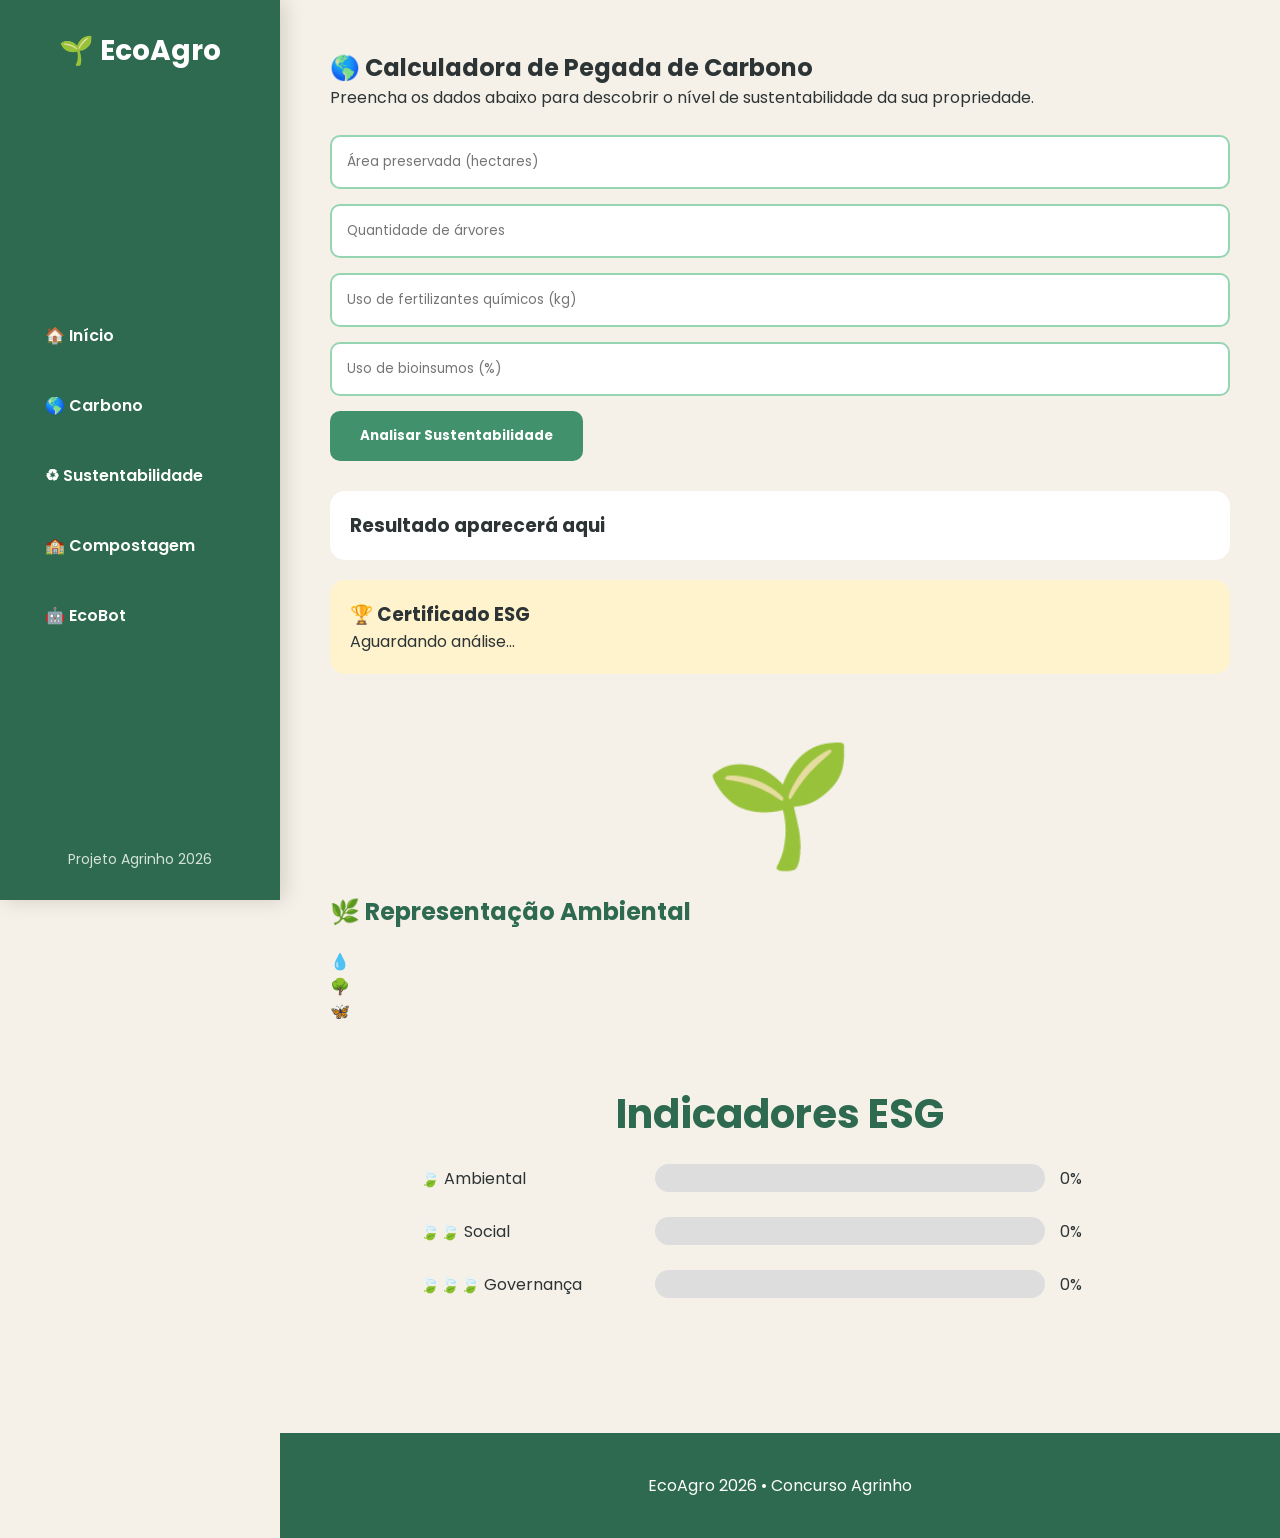
<file: carbono.html>
<!DOCTYPE html>

<html lang="pt-BR">

<head>

<meta charset="UTF-8">

<meta name="viewport"
content="width=device-width, initial-scale=1.0">

<title>

Calculadora de Carbono
EcoAgro 2026

</title>

<link rel="stylesheet"
href="css/style.css">

<link
href="https://fonts.googleapis.com/css2?family=Poppins:wght@300;400;600;700&display=swap"
rel="stylesheet">

</head>

<body>

<!-- MENU LATERAL -->

<aside class="sidebar">

<h2>

🌱 EcoAgro

</h2>

<nav>

<a href="index.html">

🏠 Início

</a>

<a href="carbono.html">

🌎 Carbono

</a>

<a href="praticas.html">

♻ Sustentabilidade

</a>

<a href="compostagem.html">

🏫 Compostagem

</a>

<a href="ecobot.html">

🤖 EcoBot

</a>

</nav>

<div class="versao">

Projeto Agrinho 2026

</div>

</aside>

<!-- CONTEÚDO -->

<main class="conteudo">

<section class="container">

<h1>

🌎 Calculadora de Pegada de Carbono

</h1>

<p>

Preencha os dados abaixo para descobrir
o nível de sustentabilidade da sua propriedade.

</p>

<br>

<input
type="number"
id="area"
placeholder="Área preservada (hectares)"
>

<input
type="number"
id="arvores"
placeholder="Quantidade de árvores"
>

<input
type="number"
id="fertilizante"
placeholder="Uso de fertilizantes químicos (kg)"
>

<input
type="number"
id="bio"
placeholder="Uso de bioinsumos (%)"
>

<button onclick="calcularCarbono()">

Analisar Sustentabilidade

</button>

<!-- RESULTADO -->

<div id="resultado">

<h3>

Resultado aparecerá aqui

</h3>

</div>

<!-- CERTIFICADO -->

<div id="certificado">

<h3>

🏆 Certificado ESG

</h3>

<p>

Aguardando análise...

</p>

</div>

<!-- ÁRVORE ESG -->

<div class="container-arvore">

<div id="arvore3d">

🌱

</div>

</div>

<!-- REPRESENTAÇÃO DA PROPRIEDADE -->

<section class="fazenda">

<h2>

🌿 Representação Ambiental

</h2>

<div class="terreno">

<div id="lago">

💧

</div>

<div id="floresta">

🌳

</div>

<div id="biodiversidade">

🦋

</div>

</div>

</section>

<!-- ESG -->

<section class="esgHome">

<h2>

Indicadores ESG

</h2>

<div class="esgLinha">

<span>

🍃 Ambiental

</span>

<div class="barra">

<div
id="ambiental"
class="preenchimento">

</div>

</div>

<span id="txtAmbiental">

0%

</span>

</div>

<div class="esgLinha">

<span>

🍃🍃 Social

</span>

<div class="barra">

<div
id="social"
class="preenchimento">

</div>

</div>

<span id="txtSocial">

0%

</span>

</div>

<div class="esgLinha">

<span>

🍃🍃🍃 Governança

</span>

<div class="barra">

<div
id="governanca"
class="preenchimento">

</div>

</div>

<span id="txtGovernanca">

0%

</span>

</div>

</section>

</section>

<footer>

EcoAgro 2026
• Concurso Agrinho

</footer>

</main>

<script src="js/carbono.js"></script>

</body>

</html>
</file>
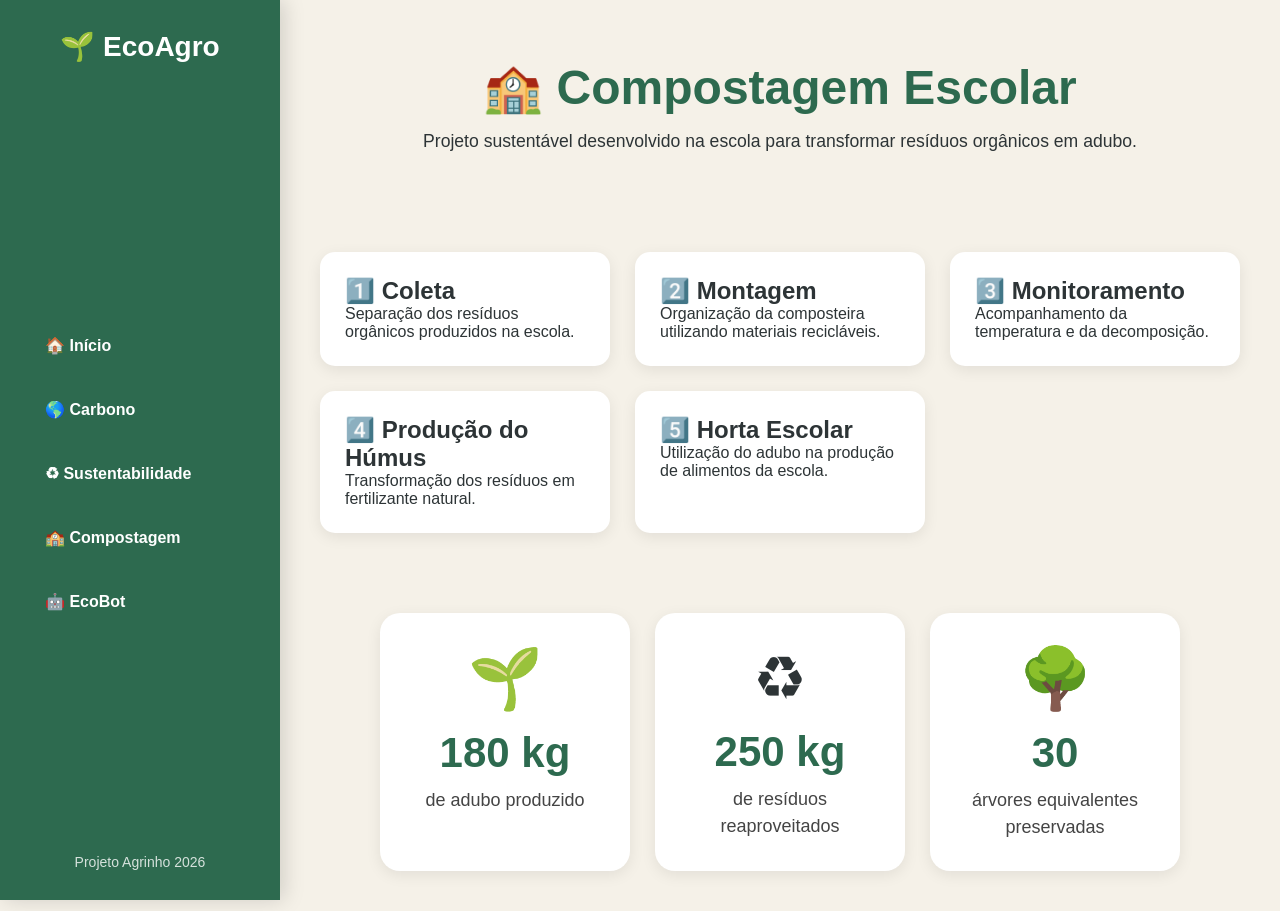
<file: compostagem.html>
<!DOCTYPE html>
<html lang="pt-BR">

<head>

<meta charset="UTF-8">
<meta name="viewport" content="width=device-width, initial-scale=1.0">

<title>Compostagem Escolar</title>

<link rel="stylesheet" href="css/style.css">

</head>

<body>

<aside class="sidebar">

<h2>🌱 EcoAgro</h2>

<nav>

<a href="index.html">🏠 Início</a>

<a href="carbono.html">🌎 Carbono</a>

<a href="praticas.html">♻ Sustentabilidade</a>

<a href="compostagem.html">🏫 Compostagem</a>

<a href="ecobot.html">🤖 EcoBot</a>

</nav>

<div class="versao">
Projeto Agrinho 2026
</div>

</aside>

<main class="conteudo">

<section class="tituloPagina">

<h1>🏫 Compostagem Escolar</h1>

<p>
Projeto sustentável desenvolvido na escola para transformar resíduos orgânicos em adubo.
</p>

</section>

<section class="cardsCompostagem">

<div class="etapaCard">

<h2>1️⃣ Coleta</h2>

<p>
Separação dos resíduos orgânicos produzidos na escola.
</p>

</div>

<div class="etapaCard">

<h2>2️⃣ Montagem</h2>

<p>
Organização da composteira utilizando materiais recicláveis.
</p>

</div>

<div class="etapaCard">

<h2>3️⃣ Monitoramento</h2>

<p>
Acompanhamento da temperatura e da decomposição.
</p>

</div>

<div class="etapaCard">

<h2>4️⃣ Produção do Húmus</h2>

<p>
Transformação dos resíduos em fertilizante natural.
</p>

</div>

<div class="etapaCard">

<h2>5️⃣ Horta Escolar</h2>

<p>
Utilização do adubo na produção de alimentos da escola.
</p>

</div>

</section>

<section class="impactos">

<div class="impactoCard">

<div class="impactoIcone">
🌱
</div>

<h3>180 kg</h3>

<p>de adubo produzido</p>

</div>

<div class="impactoCard">
<div class="impactoIcone">
♻
</div>
<h3>250 kg</h3>

<p>de resíduos reaproveitados</p>

</div>

<div class="impactoCard">
<div class="impactoIcone">
🌳
</div>
<h3>30</h3>

<p>árvores equivalentes preservadas</p>

</div>

</section>

</main>

</body>
</html>
</file>
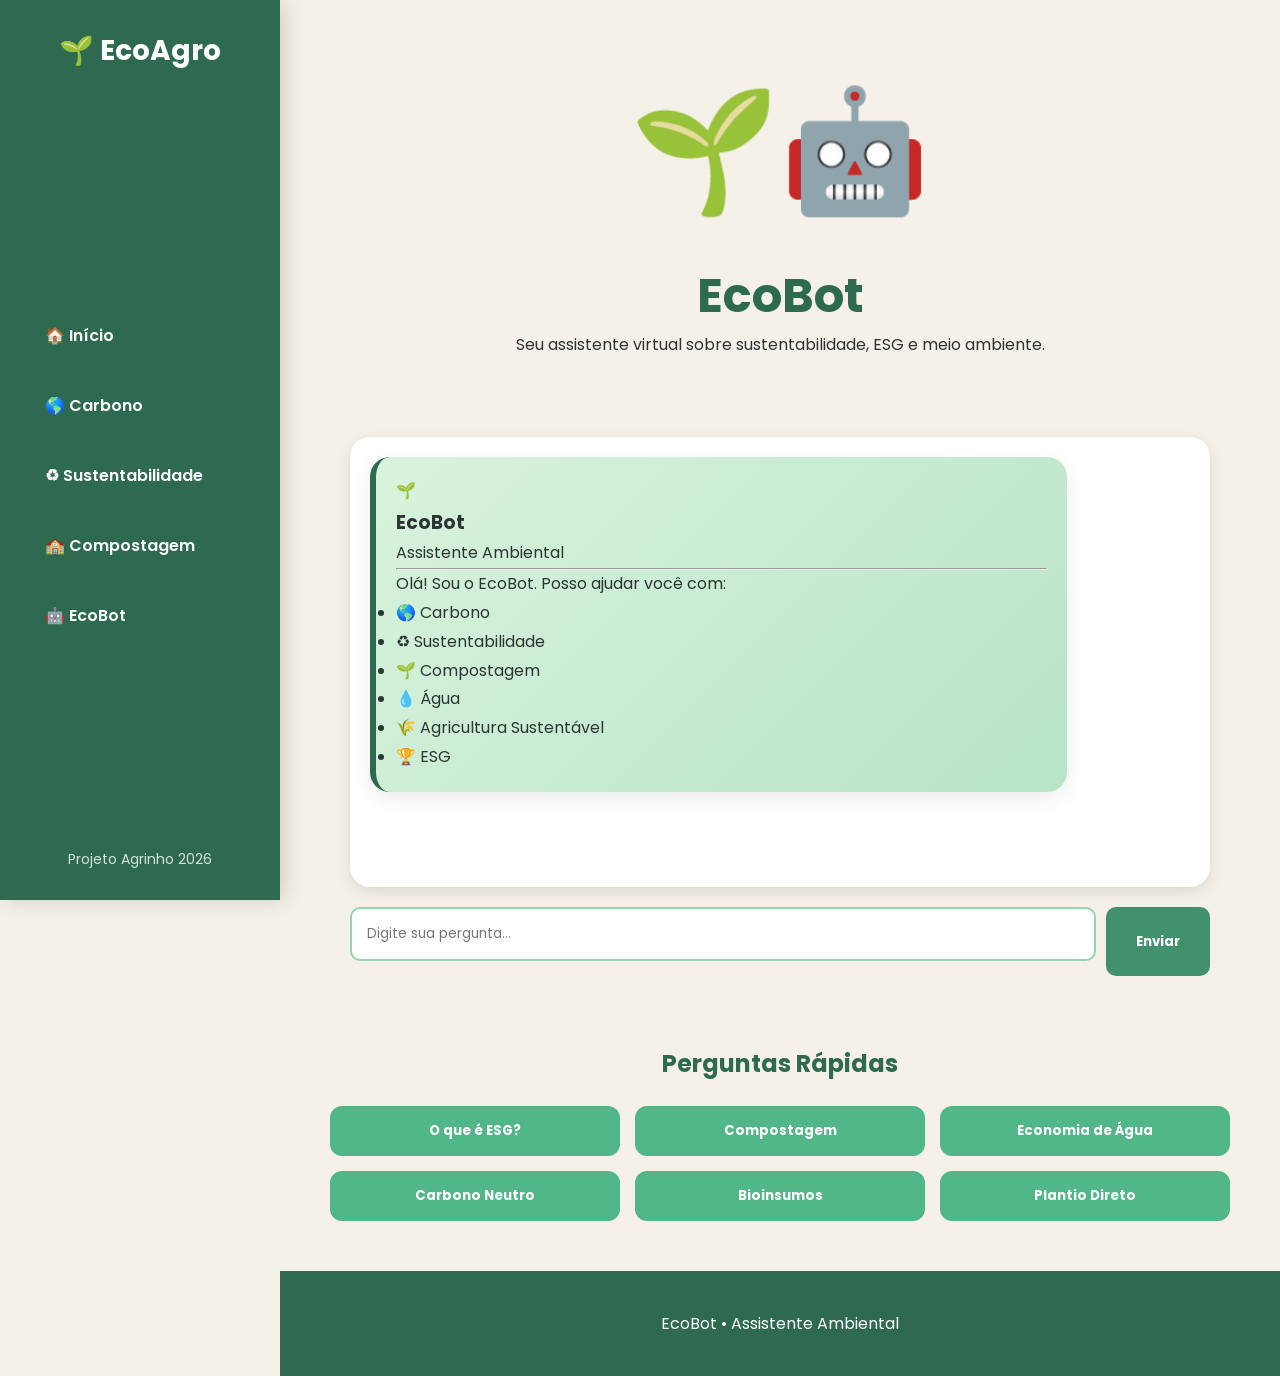
<file: ecobot.html>
<!DOCTYPE html>
<html lang="pt-BR">

<head>

<meta charset="UTF-8">

<meta name="viewport" content="width=device-width, initial-scale=1.0">

<title>EcoBot - Assistente Ambiental</title>

<link rel="stylesheet" href="css/style.css">

<link href="https://fonts.googleapis.com/css2?family=Poppins:wght@300;400;600;700&display=swap" rel="stylesheet">

</head>

<body>

<!-- MENU LATERAL -->

<aside class="sidebar">

<h2>🌱 EcoAgro</h2>

<nav>

<a href="index.html">🏠 Início</a>

<a href="carbono.html">🌎 Carbono</a>

<a href="praticas.html">♻ Sustentabilidade</a>

<a href="compostagem.html">🏫 Compostagem</a>

<a href="ecobot.html">🤖 EcoBot</a>

</nav>

<div class="versao">

Projeto Agrinho 2026

</div>

</aside>

<!-- CONTEÚDO -->

<main class="conteudo">

<section class="ecoBotArea">

<div class="mascote">

🌱🤖

</div>

<h1>EcoBot</h1>

<p>

Seu assistente virtual sobre sustentabilidade,
ESG e meio ambiente.

</p>

</section>

<section class="chat-container">

<div id="chatbox">

<div class="bot-msg">

<div class="cabecalhoBot">

<div class="avatarBot">

🌱

</div>

<div>

<h3>EcoBot</h3>

<span>Assistente Ambiental</span>

</div>

</div>

<hr>

<p>

Olá! Sou o EcoBot.

Posso ajudar você com:

</p>

<ul class="listaBot">

<li>🌎 Carbono</li>

<li>♻ Sustentabilidade</li>

<li>🌱 Compostagem</li>

<li>💧 Água</li>

<li>🌾 Agricultura Sustentável</li>

<li>🏆 ESG</li>

</ul>

</div>

</div>

<div class="entrada-chat">

<input
type="text"
id="pergunta"
placeholder="Digite sua pergunta..."
>

<button onclick="responder()">

Enviar

</button>

</div>

</section>

<section class="atalhos">

<h2>Perguntas Rápidas</h2>

<div class="atalhos-grid">

<button onclick="perguntaRapida('O que é ESG?')">

O que é ESG?

</button>

<button onclick="perguntaRapida('Como funciona a compostagem?')">

Compostagem

</button>

<button onclick="perguntaRapida('Como economizar água?')">

Economia de Água

</button>

<button onclick="perguntaRapida('O que é carbono neutro?')">

Carbono Neutro

</button>

<button onclick="perguntaRapida('O que são bioinsumos?')">

Bioinsumos

</button>

<button onclick="perguntaRapida('O que é plantio direto?')">

Plantio Direto

</button>

</div>

</section>

<footer>

EcoBot • Assistente Ambiental

</footer>

</main>

<script src="js/ecobot.js"></script>

</body>

</html>
</file>
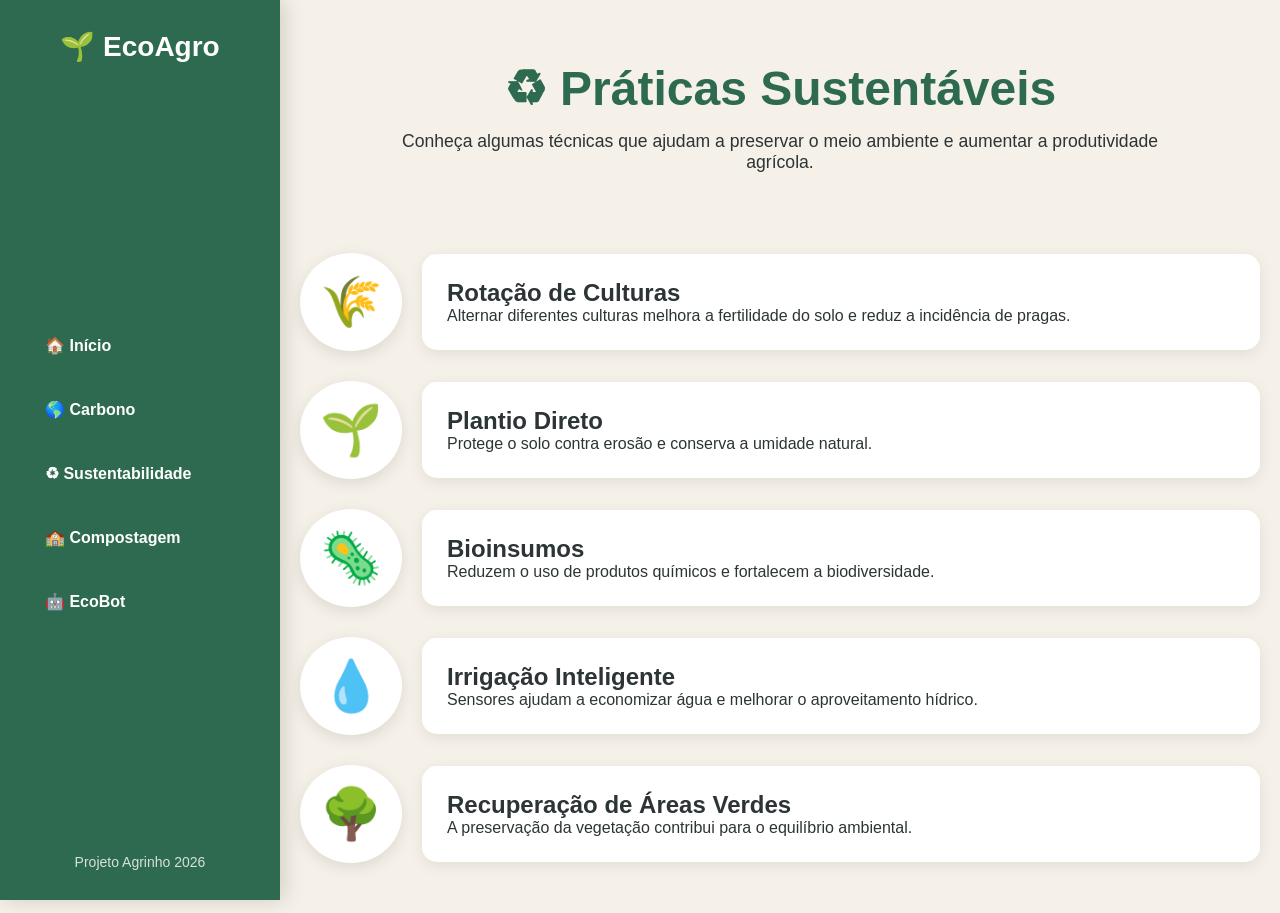
<file: praticas.html>
<!DOCTYPE html>
<html lang="pt-BR">

<head>

<meta charset="UTF-8">
<meta name="viewport" content="width=device-width, initial-scale=1.0">

<title>Práticas Sustentáveis</title>

<link rel="stylesheet" href="css/style.css">

</head>

<body>

<aside class="sidebar">

<h2>🌱 EcoAgro</h2>

<nav>

<a href="index.html">🏠 Início</a>

<a href="carbono.html">🌎 Carbono</a>

<a href="praticas.html">♻ Sustentabilidade</a>

<a href="compostagem.html">🏫 Compostagem</a>

<a href="ecobot.html">🤖 EcoBot</a>

</nav>

<div class="versao">
Projeto Agrinho 2026
</div>

</aside>

<main class="conteudo">

<section class="tituloPagina">

<h1>♻ Práticas Sustentáveis</h1>

<p>
Conheça algumas técnicas que ajudam a preservar o meio ambiente e aumentar a produtividade agrícola.
</p>

</section>

<section class="timeline">

<div class="timeline-item">

<div class="timeline-icon">
🌾
</div>

<div class="timeline-content">

<h2>Rotação de Culturas</h2>

<p>
Alternar diferentes culturas melhora a fertilidade do solo e reduz a incidência de pragas.
</p>

</div>

</div>

<div class="timeline-item">

<div class="timeline-icon">
🌱
</div>

<div class="timeline-content">

<h2>Plantio Direto</h2>

<p>
Protege o solo contra erosão e conserva a umidade natural.
</p>

</div>

</div>

<div class="timeline-item">

<div class="timeline-icon">
🦠
</div>

<div class="timeline-content">

<h2>Bioinsumos</h2>

<p>
Reduzem o uso de produtos químicos e fortalecem a biodiversidade.
</p>

</div>

</div>

<div class="timeline-item">

<div class="timeline-icon">
💧
</div>

<div class="timeline-content">

<h2>Irrigação Inteligente</h2>

<p>
Sensores ajudam a economizar água e melhorar o aproveitamento hídrico.
</p>

</div>

</div>

<div class="timeline-item">

<div class="timeline-icon">
🌳
</div>

<div class="timeline-content">

<h2>Recuperação de Áreas Verdes</h2>

<p>
A preservação da vegetação contribui para o equilíbrio ambiental.
</p>

</div>

</div>

</section>

</main>

</body>
</html>
</file>
<file: css/style.css>
/* =========================
   CONFIGURAÇÕES GERAIS
========================= */

*{
margin:0;
padding:0;
box-sizing:border-box;
font-family:'Poppins',sans-serif;
}

html{
scroll-behavior:smooth;
}

body{

background:#F5F1E8;

color:#2D3436;

overflow-x:hidden;

display:flex;

min-height:100vh;
}

/* =========================
   FOLHAS ANIMADAS
========================= */

.folhas{

position:fixed;

width:100%;

height:100%;

pointer-events:none;

z-index:1;
}

.folhas span{

position:absolute;

font-size:30px;

animation:folhaCaindo linear infinite;
}

.folhas span:nth-child(1){

left:5%;

animation-duration:12s;
}

.folhas span:nth-child(2){

left:25%;

animation-duration:15s;
}

.folhas span:nth-child(3){

left:50%;

animation-duration:10s;
}

.folhas span:nth-child(4){

left:75%;

animation-duration:14s;
}

.folhas span:nth-child(5){

left:90%;

animation-duration:11s;
}

@keyframes folhaCaindo{

0%{

transform:
translateY(-100px)
rotate(0deg);

opacity:0;
}

20%{
opacity:1;
}

100%{

transform:
translateY(120vh)
rotate(360deg);

opacity:0;
}

}

/* =========================
   MENU LATERAL
========================= */

.sidebar{

width:280px;

background:#2D6A4F;

color:white;

position:fixed;

left:0;

top:0;

bottom:0;

padding:30px;

display:flex;

flex-direction:column;

justify-content:space-between;

box-shadow:
4px 0 20px rgba(0,0,0,.15);

z-index:100;
}

.sidebar h2{

text-align:center;

font-size:28px;

margin-bottom:30px;
}

.sidebar nav{

display:flex;

flex-direction:column;

gap:15px;
}

.sidebar nav a{

text-decoration:none;

color:white;

padding:15px;

border-radius:12px;

transition:.3s;

font-weight:600;
}

.sidebar nav a:hover{

background:
rgba(255,255,255,.15);

transform:
translateX(8px);
}

.versao{

text-align:center;

font-size:14px;

opacity:.8;
}

/* =========================
   CONTEÚDO
========================= */

.conteudo{

margin-left:280px;

width:calc(100% - 280px);

position:relative;

z-index:10;
}

/* =========================
   HERO
========================= */

.hero{

min-height:100vh;

display:flex;

flex-direction:column;

justify-content:center;

align-items:center;

text-align:center;

padding:40px;
}

.arvorePrincipal{

font-size:180px;

animation:pulsar 4s infinite;
}

@keyframes pulsar{

0%{
transform:scale(1);
}

50%{
transform:scale(1.1);
}

100%{
transform:scale(1);
}

}

.hero h1{

font-size:4rem;

color:#2D6A4F;

margin-bottom:15px;
}

.hero h2{

font-size:1.8rem;

color:#6C584C;

margin-bottom:20px;
}

.hero p{

max-width:700px;

font-size:1.1rem;

line-height:1.8;
}

.botaoPrincipal{

display:inline-block;

margin-top:30px;

padding:18px 35px;

background:#40916C;

color:white;

text-decoration:none;

border-radius:50px;

font-weight:600;

transition:.3s;
}

.botaoPrincipal:hover{

transform:translateY(-5px);

background:#2D6A4F;
}

/* =========================
   INDICADORES
========================= */

.indicadores{

display:flex;

justify-content:center;

gap:30px;

flex-wrap:wrap;

padding:60px 30px;
}

.indicador{

background:white;

padding:30px;

width:280px;

border-radius:20px;

box-shadow:
0 8px 20px rgba(0,0,0,.08);

text-align:center;

transition:.3s;
}

.indicador:hover{

transform:
translateY(-10px);
}

.icone{

font-size:60px;

margin-bottom:15px;
}

.numero{

display:block;

font-size:2rem;

font-weight:bold;

color:#2D6A4F;

margin-top:10px;
}

/* =========================
   MISSÃO
========================= */

.missao{

padding:80px 10%;

text-align:center;
}

.missao h2{

font-size:2.5rem;

margin-bottom:20px;

color:#2D6A4F;
}

.missao p{

font-size:1.2rem;

line-height:1.8;
}

/* =========================
   ESG
========================= */

.esgHome{

padding:60px 10%;
}

.esgHome h2{

text-align:center;

font-size:2.5rem;

margin-bottom:40px;

color:#2D6A4F;
}

.esgLinha{

display:grid;

grid-template-columns:
220px
1fr
80px;

align-items:center;

gap:15px;

margin-bottom:25px;
}

.barra{

height:28px;

background:#ddd;

border-radius:30px;

overflow:hidden;
}

.preenchimento{

height:100%;

border-radius:30px;
}

.ambiental{

width:92%;

background:#2D6A4F;
}

.social{

width:84%;

background:#52B788;
}

.governanca{

width:78%;

background:#95D5B2;
}

/* =========================
   FRASE
========================= */

.frase{

padding:100px 10%;

text-align:center;

background:#DDA15E;

color:white;
}

.frase h2{

font-size:2rem;

font-style:italic;
}

/* =========================
   FOOTER
========================= */

footer{

padding:40px;

text-align:center;

background:#2D6A4F;

color:white;
}

/* =========================
   PÁGINA CARBONO
========================= */

.container{

max-width:1000px;

margin:auto;

padding:50px;
}

.container h2{

margin-bottom:20px;

color:#2D6A4F;
}

input{

width:100%;

padding:15px;

margin-bottom:15px;

border-radius:10px;

border:2px solid #95D5B2;

background:white;
}

button{

padding:15px 30px;

background:#40916C;

color:white;

border:none;

border-radius:10px;

cursor:pointer;

font-weight:bold;
}

button:hover{

background:#2D6A4F;
}

#resultado{

margin-top:30px;

padding:20px;

background:white;

border-radius:15px;
}

#certificado{

margin-top:20px;

padding:20px;

background:#FFF3CD;

border-radius:15px;
}

/* =========================
   ÁRVORE ESG
========================= */

#arvore3d{

font-size:120px;

text-align:center;

margin-top:40px;

transition:1s;

animation:girarArvore 10s linear infinite;
}

@keyframes girarArvore{

0%{
transform:rotateY(0deg);
}

100%{
transform:rotateY(360deg);
}

}

/* =========================
   ECBOT
========================= */

.chat-container{

max-width:900px;

margin:auto;

padding:40px;
}

#chatbox{

height:500px;

overflow-y:auto;

background:white;

padding:20px;

border-radius:20px;

box-shadow:
0 5px 15px rgba(0,0,0,.1);
}

.bot-msg{

background:#95D5B2;

padding:15px;

border-radius:15px;

margin-bottom:15px;

max-width:70%;
}

.user-msg{

background:#40916C;

color:white;

padding:15px;

border-radius:15px;

margin-bottom:15px;

margin-left:auto;

max-width:70%;
}

/* =========================
   RESPONSIVO
========================= */

@media(max-width:900px){

.sidebar{

width:100%;

height:auto;

position:relative;
}

.conteudo{

margin-left:0;

width:100%;
}

.hero h1{

font-size:2.5rem;
}

.arvorePrincipal{

font-size:120px;
}

.esgLinha{

grid-template-columns:1fr;
}

}

/* =========================
   ECOBOT
========================= */

.ecoBotArea{

text-align:center;

padding:60px 20px;
}

.mascote{

font-size:120px;

animation:flutuar 3s infinite ease-in-out;
}

@keyframes flutuar{

0%{
transform:translateY(0);
}

50%{
transform:translateY(-15px);
}

100%{
transform:translateY(0);
}

}

.ecoBotArea h1{

font-size:3rem;

color:#2D6A4F;

margin-top:20px;
}

.chat-container{

max-width:900px;

margin:auto;

padding:20px;
}

#chatbox{

height:450px;

overflow-y:auto;

background:white;

padding:20px;

border-radius:20px;

box-shadow:
0 5px 15px rgba(0,0,0,.1);

margin-bottom:20px;
}

.bot-msg{

background:
linear-gradient(
135deg,
#d8f3dc,
#b7e4c7
);

border-left:6px solid #2D6A4F;

padding:20px;

border-radius:20px;

margin-bottom:20px;

max-width:85%;

box-shadow:
0 6px 20px rgba(0,0,0,.08);

line-height:1.8;

font-size:1rem;

position:relative;

animation:aparecerBot .4s ease;
}

.user-msg{

background:#40916C;

color:white;

padding:15px;

border-radius:15px;

margin-left:auto;

margin-bottom:15px;

max-width:75%;
}

.entrada-chat{

display:flex;

gap:10px;
}

.entrada-chat input{

flex:1;
}

.atalhos{

padding:50px;
}

.atalhos h2{

text-align:center;

margin-bottom:25px;

color:#2D6A4F;
}

.atalhos-grid{

display:grid;

grid-template-columns:
repeat(auto-fit,minmax(220px,1fr));

gap:15px;
}

.atalhos-grid button{

background:#52B788;

color:white;

padding:15px;

border:none;

border-radius:12px;

cursor:pointer;

transition:.3s;
}

.atalhos-grid button:hover{

transform:translateY(-4px);

background:#2D6A4F;
}

/* ==========================
TÍTULO DAS PÁGINAS
========================== */

.tituloPagina{

padding:60px;

text-align:center;
}

.tituloPagina h1{

font-size:3rem;

color:#2D6A4F;

margin-bottom:15px;
}

.tituloPagina p{

font-size:1.1rem;

max-width:800px;

margin:auto;
}

/* ==========================
TIMELINE
========================== */

.timeline{

max-width:1000px;

margin:auto;

padding:20px;
}

.timeline-item{

display:flex;

gap:20px;

margin-bottom:30px;

align-items:center;
}

.timeline-icon{

font-size:50px;

background:white;

padding:20px;

border-radius:50%;

box-shadow:0 4px 15px rgba(0,0,0,.1);
}

.timeline-content{

background:white;

padding:25px;

border-radius:15px;

box-shadow:0 4px 15px rgba(0,0,0,.08);

flex:1;
}

/* ==========================
COMPOSTAGEM
========================== */

.cardsCompostagem{

display:grid;

grid-template-columns:
repeat(auto-fit,minmax(280px,1fr));

gap:25px;

padding:40px;
}

.etapaCard{

background:white;

padding:25px;

border-radius:15px;

box-shadow:0 4px 15px rgba(0,0,0,.08);

transition:.3s;
}

.etapaCard:hover{

transform:translateY(-8px);
}

.impactos{

display:flex;

justify-content:center;

gap:25px;

padding:40px;

flex-wrap:wrap;
}

.impactoCard{

width:250px;

background:white;

padding:30px;

border-radius:20px;

text-align:center;

box-shadow:0 4px 15px rgba(0,0,0,.08);
}

.impactoCard h3{

font-size:2rem;

margin:15px 0;

color:#2D6A4F;
}

.impactoIcone{

font-size:60px;

margin-bottom:15px;
}

.impactoCard h3{

font-size:42px;

color:#2D6A4F;

margin-bottom:10px;
}

.impactoCard p{

font-size:18px;

line-height:1.5;

color:#444;
}
</file>
